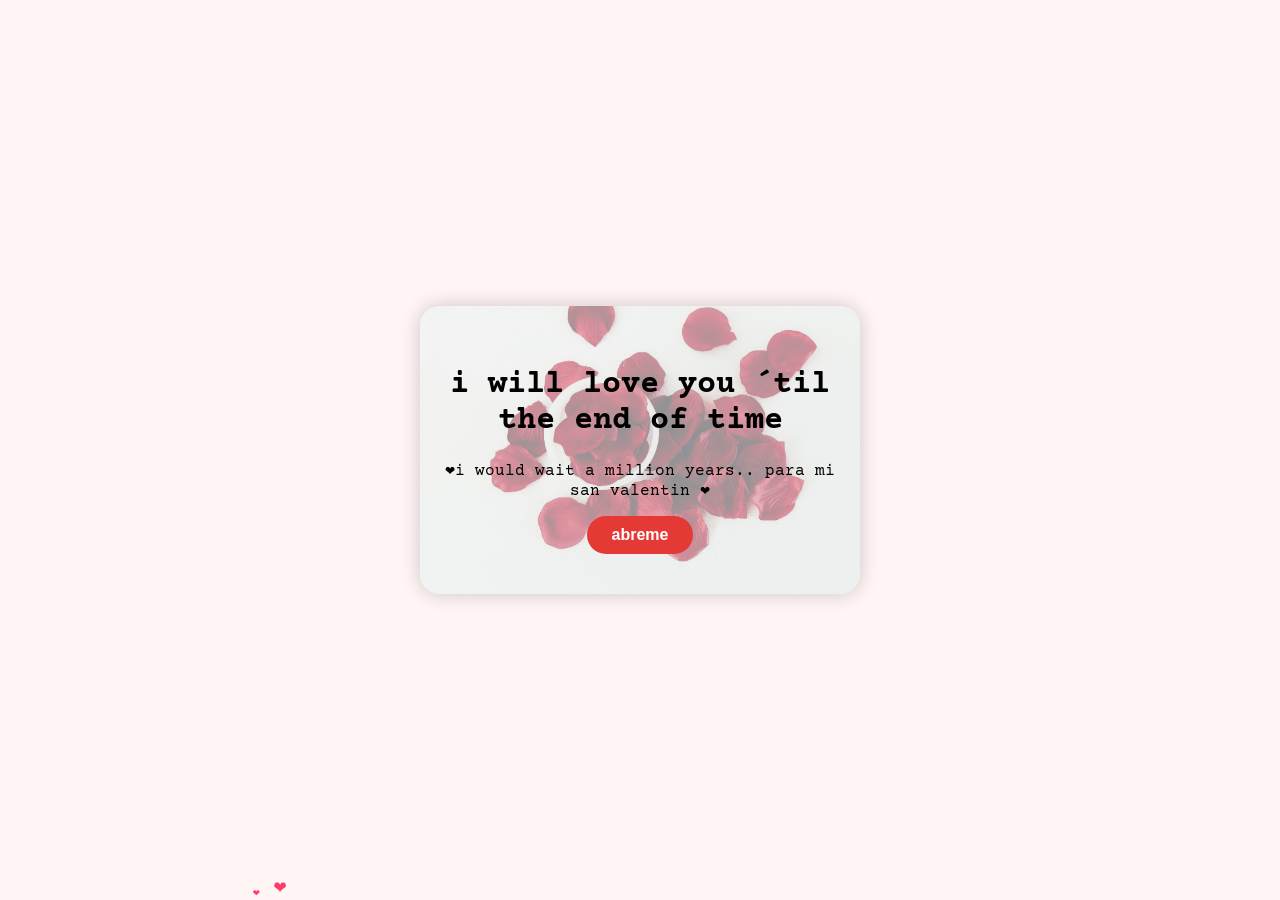
<file: iss2/index.html>
<!DOCTYPE html>
<html lang="en">
<head>
<meta charset="UTF-8">
<meta name="viewport" content="width=device-width, initial-scale=1.0">
<title>isabelita</title>
<style>
@import url('https://fonts.googleapis.com/css2?family=Courier+Prime&display=swap');

body {
  margin: 0;
  height: 100vh;
  background-color: #fff5f5;
  font-family: 'Courier Prime', monospace;
  display: flex;
  justify-content: center;
  align-items: center;
  overflow: hidden;
  position: relative;
}

/* Cuadro central */
#cuadro {
  position: relative;
  width: 400px;
  max-width: 90%;
  background: url('assets/tu-imagen.png') no-repeat center/cover;
  border-radius: 20px;
  padding: 40px 20px;
  text-align: center;
  box-shadow: 0 0 20px rgba(0,0,0,0.2);
  z-index: 1;
}

/* Título */
#titulo {
  font-size: 2em;
  color: red;
  margin-bottom: 20px;
}

/* Texto con corazón */
#texto {
  font-size: 1.2em;
  margin-bottom: 20px;
  color: #3E2723;
}

#texto span {
  margin-left: 8px;
  color: #ff3b6e;
}

#cuadro {
  position: relative;
  width: 400px;
  max-width: 90%;
  background: url('assets/romantic.jpg') no-repeat center/cover;
  border-radius: 20px;
  padding: 40px 20px;
  text-align: center;
  box-shadow: 0 0 20px rgba(0,0,0,0.2);
  overflow: hidden;
}

#cuadro .overlay {
  position: absolute;
  inset: 0;
  background-color: rgba(255,255,255,0.5); /* blanca semitransparente */
  z-index: 1;
}

#cuadro h1,
#cuadro p,
#cuadro button {
  position: relative;
  z-index: 2; /* asegura que el texto y botón estén encima de la capa */
}



/* Botón */
button {
  padding: 10px 25px;
  font-size: 1em;
  border: none;
  border-radius: 50px;
  background-color: #E53935;
  color: white;
  cursor: pointer;
  font-weight: bold;
  transition: transform 0.2s;
}

button:hover {
  transform: scale(1.05);
}

/* Corazones flotando desde la parte baja */
.heart {
  position: absolute;
  bottom: 0;
  font-size: 20px;
  color: #ff3b6e;
  animation: floatUp linear infinite;
}

@keyframes floatUp {
  0% { transform: translateY(0); opacity: 0; }
  10% { opacity: 1; }
  100% { transform: translateY(-100vh); opacity: 0; }
}
</style>
</head>
<body>

<div id="cuadro">
  <div class="overlay"></div> <!-- capa blanca semitransparente -->
  <h1 class="titulo">i will love you ´til the end of time</h1>
  <p>❤️i would wait a million years.. para mi san valentin ❤️</p>
  <button id="openBtn">abreme</button>
</div>



<script>
// Generar corazones desde la parte baja de la pantalla
function createHeart() {
  const heart = document.createElement('div');
  heart.className = 'heart';
  heart.style.left = Math.random() * (window.innerWidth - 20) + 'px';
  heart.style.fontSize = (10 + Math.random() * 20) + 'px';
  heart.style.animationDuration = (4 + Math.random() * 4) + 's';
  heart.textContent = '❤️';
  document.body.appendChild(heart);

  setTimeout(() => {
    heart.remove();
  }, 8000);
}

// Crear corazones continuamente
setInterval(createHeart, 500);

document.getElementById("openBtn").addEventListener("click", function() {
    window.open("https://myselfish379.github.io/proyectstktk123.github.io/iss2/f2/index.html", "_blank"); // reemplaza con la URL que quieras
});

</script>

</body>
</html>
</file>
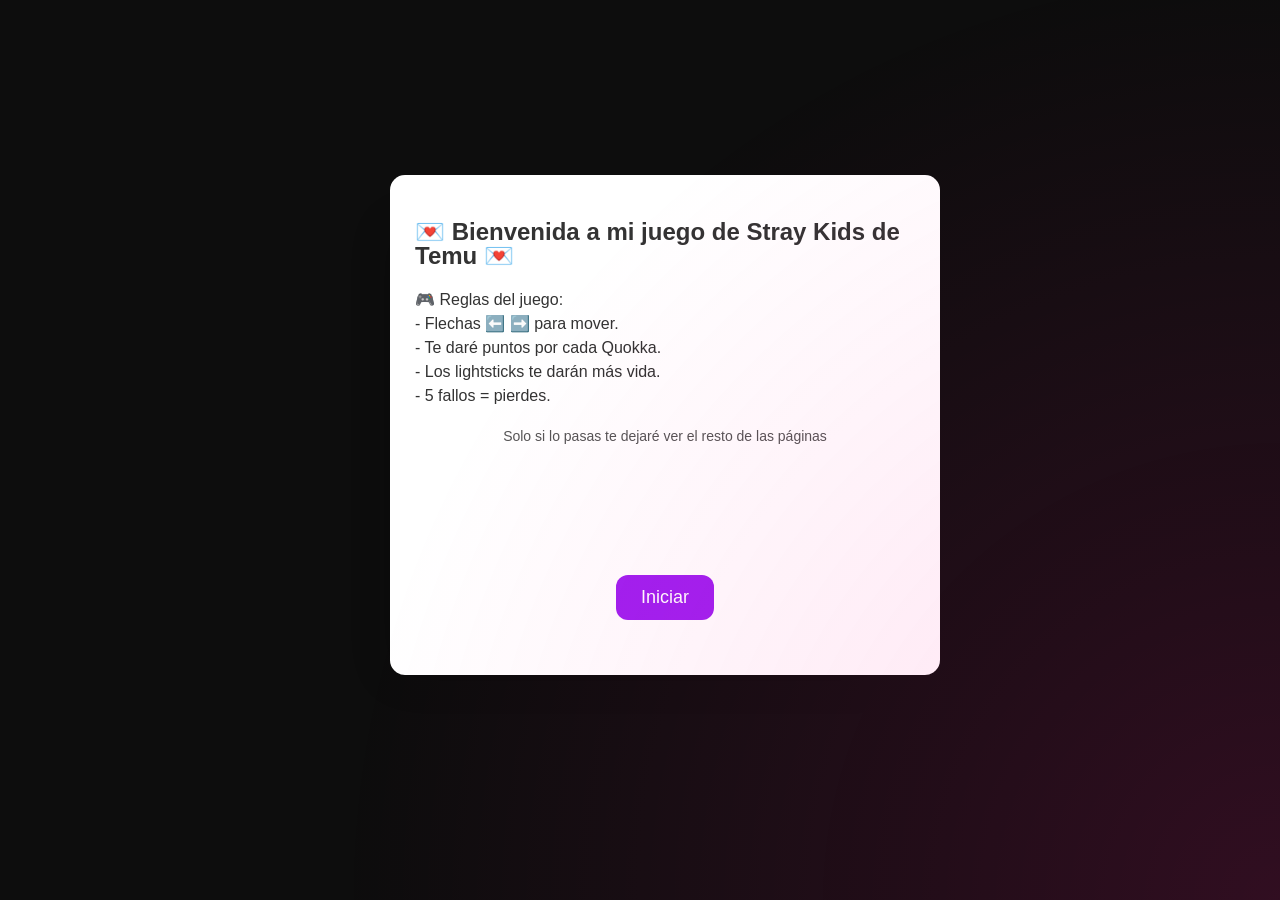
<file: iss2/f2/index.html>
<!DOCTYPE html>
<html lang="es">
<head>
<meta charset="UTF-8">
<title>juego de isabelita</title>
<style>
/* Fondo premium negro con rosa */
body {
  margin: 0;
  overflow: hidden;
  display: flex;
  flex-direction: column;
  justify-content: center;
  align-items: center;
  height: 100vh;
  font-family: "Gill Sans", Calibri, sans-serif;
  position: relative;
  background: #0d0d0d;
}
body::after {
  content: "";
  position: fixed;
  top:0; left:0;
  width:100%; height:100%;
  background: radial-gradient(circle at bottom right, rgba(255,20,147,0.15), transparent 60%);
  pointer-events: none;
  z-index:0;
}

/* Fondo animado de emojis */
#emojiBackground {
  position: fixed;
  top: 0;
  left: 0;
  width: 100%;
  height: 100%;
  pointer-events: none;
  z-index: 0;
  font-size: 24px;
}

/* Canvas juego */
canvas {
  display: none;
  max-width: 100%;
  border-radius: 12px;
  position: relative;
  z-index: 1;
}

/* Intro y victoria */
.contenedor {
  width: 90%;
  max-width: 500px;
  margin: 10px;
}
.envoltura-sobre {
  position: relative;
  background-color: #d8a0f0;
  box-shadow: 0 0 40px rgba(0,0,0,0.2);
  border-radius: 20px;
}
.sobre { width: 100%; height: 450px; }
.carta {
  position: absolute;
  bottom: 0;
  width: 100%;
  height: 100%;
  background-color: #fff;
  text-align: center;
  padding: 25px;
  border-radius: 15px;
}
.contenido {
  color: #333;
  font-size: 16px;
  text-align: left;
  line-height: 1.5em;
  height: 80%;
  overflow-y: auto;
  margin-bottom: 15px;
}
.btn-aceptar {
  background: #a020f0;
  color: white;
  border: none;
  padding: 12px 25px;
  font-size: 18px;
  border-radius: 12px;
  cursor: pointer;
  user-select: none;
}
.btn-aceptar:hover { background: #8000c0; }

/* Controles móviles */
#mobileControls {
  display: none;
  position: static;
  width: 100%;
  justify-content: space-around;
  padding: 15px 30px;
  touch-action: none;
  z-index:2;
  margin-bottom: 10px;
}
#mobileControls button {
  width: 110px;
  height: 110px;
  font-size: 40px;
  border-radius: 25px;
  border: none;
  background: #a020f0;
  color: white;
  user-select: none;
}
#mobileControls button:active { background: #8000c0; }
</style>
</head>
<body>

<!-- Fondo emojis -->
<div id="emojiBackground"></div>

<!-- Intro -->
<div id="intro" class="contenedor">
  <div class="envoltura-sobre">
    <div class="sobre">
      <div class="carta">
        <div class="contenido">
          <h2>💌 Bienvenida a mi juego de Stray Kids de Temu 💌</h2>
          <p>
            🎮 Reglas del juego:<br>
            - Flechas ⬅️ ➡️ para mover.<br>
            - Te daré puntos por cada Quokka.<br>
            - Los lightsticks te darán más vida.<br>
            - 5 fallos = pierdes.
          </p>
          <p style="text-align:center; margin-top:10px; font-size:14px; color:#555;">Solo si lo pasas te dejaré ver el resto de las páginas</p>
        </div>
        <button class="btn-aceptar" id="btnStart">Iniciar</button>
      </div>
    </div>
  </div>
</div>

<!-- Cuadro de victoria -->
<div id="winScreen" class="contenedor" style="display:none;">
  <div class="envoltura-sobre">
    <div class="sobre">
      <div class="carta">
        <div class="contenido">
          <h2>🎉 ¡yo sabia que podias, mi niña! 🎉</h2>
          <p>alcanzaste un puntaje de 55 puntos, lo prometido es deuda. te dejare ver el resto de las paginas.</p>
        </div>
        <button class="btn-aceptar" id="btnWinLink">Continuar</button>
      </div>
    </div>
  </div>
</div>

<canvas id="gameCanvas"></canvas>

<div id="mobileControls">
  <button id="leftBtn">⬅️</button>
  <button id="rightBtn">➡️</button>
</div>

<script>
const gameCanvas = document.getElementById("gameCanvas");
const ctx = gameCanvas.getContext("2d");
const emojiBg = document.getElementById("emojiBackground");

// Detectar móvil
function isMobile(){
  return ('ontouchstart' in window) || navigator.maxTouchPoints > 0 || window.innerWidth < 900;
}

// --- IMÁGENES ---
const backgroundImg = new Image(); backgroundImg.src="f1.jpg";
const snoopyImg = new Image(); snoopyImg.src="i1.png";
const cherryImg = new Image(); cherryImg.src="i2.jpeg";
const strawberryImg = new Image(); strawberryImg.src="i3.jpeg";

// Variables juego
let player, foods, keysPressed, score, misses, lastSpawn;
let gameStarted=false;
const maxFoods=2, maxMisses=5;
const foodSpeedBase=3, foodSpeedMax=8;
const spawnIntervalBase=1000, spawnIntervalMin=400;
let foodSpeed=foodSpeedBase, spawnInterval=spawnIntervalBase;

// --- Canvas ---
function resizeGameCanvas(){
  if(isMobile()){
    const controls = document.getElementById("mobileControls");
    const controlsHeight = controls.offsetHeight || 160;
    const availW = window.innerWidth;
    const availH = window.innerHeight - controlsHeight - 40;
    const aspect = 700/500;
    let w = availW;
    let h = w/aspect;
    if(h>availH){ h = availH; w = h*aspect; }
    gameCanvas.width = w;
    gameCanvas.height = h;
  } else {
    gameCanvas.width = 700;
    gameCanvas.height = 500;
  }
}

// --- Reset juego ---
function resetGame(){
  resizeGameCanvas();
  const scale = gameCanvas.width/700;
  player={width:80*scale, height:80*scale, speed:10*scale, x:gameCanvas.width/2-(80*scale)/2, y:gameCanvas.height-(100*scale)};
  foods=[];
  keysPressed={left:false,right:false};
  score=0;
  misses=0;
  lastSpawn=0;
}

// --- Controles ---
document.addEventListener("keydown",e=>{
  if(e.code==="ArrowLeft") keysPressed.left=true;
  if(e.code==="ArrowRight") keysPressed.right=true;
});
document.addEventListener("keyup",e=>{
  if(e.code==="ArrowLeft") keysPressed.left=false;
  if(e.code==="ArrowRight") keysPressed.right=false;
});
const mobileControls=document.getElementById("mobileControls");
if(isMobile()){
  mobileControls.style.display="flex";
  ["leftBtn","rightBtn"].forEach(id=>{
    const btn=document.getElementById(id);
    btn.addEventListener("touchstart",e=>{
      e.preventDefault();
      keysPressed[id==="leftBtn"?"left":"right"]=true;
    });
    btn.addEventListener("touchend",e=>{
      e.preventDefault();
      keysPressed[id==="leftBtn"?"left":"right"]=false;
    });
  });
} else { mobileControls.style.display="none"; }

// Colisión
function collide(a,b){ return(a.x<b.x+b.width && a.x+a.width>b.x && a.y<b.y+b.height && a.y+a.height>b.y); }

// Dificultad
function updateDifficulty(){ foodSpeed=Math.min(foodSpeedBase+score*0.2,foodSpeedMax); spawnInterval=Math.max(spawnIntervalMin,spawnIntervalBase-score*15); }

// Emojis fondo
let emojis=[];
const emojiList = ["💖","⭐"];
function spawnEmoji(){ const size = 16 + Math.random()*16; emojis.push({x: Math.random()*window.innerWidth, y: window.innerHeight + size, size: size, char: emojiList[Math.floor(Math.random()*emojiList.length)], speed: 1 + Math.random()*2}); }
function updateEmojis(){ if(Math.random()<0.05) spawnEmoji(); emojis.forEach(e=> e.y -= e.speed); emojis = emojis.filter(e => e.y + e.size > 0);}
function drawEmojis(){ emojiBg.innerHTML = ""; emojis.forEach(e=>{ const span=document.createElement("span"); span.style.position="absolute"; span.style.left=e.x+"px"; span.style.top=e.y+"px"; span.style.fontSize=e.size+"px"; span.textContent=e.char; emojiBg.appendChild(span);});}

// --- Bucle principal ---
function gameLoop(t){
  if(keysPressed.left && player.x>0) player.x-=player.speed;
  if(keysPressed.right && player.x+player.width<gameCanvas.width) player.x+=player.speed;
  updateDifficulty();
  if(!lastSpawn) lastSpawn=t;
  if(t-lastSpawn>spawnInterval && foods.length<maxFoods){
    const type=Math.random()<0.2?{img:cherryImg,life:true}:{img:strawberryImg,life:false};
    const size=40*(gameCanvas.width/700);
    foods.push({x:Math.random()*(gameCanvas.width-size),y:-size,width:size,height:size,image:type.img,life:type.life});
    lastSpawn=t;
  }
  foods.forEach(f=>f.y+=foodSpeed);
  foods=foods.filter(f=>{
    if(collide(player,f)){score++; if(f.life) misses=Math.max(0,misses-1); return false;}
    if(f.y>gameCanvas.height){ misses++; return false;}
    return true;
  });
  
  // Condicional victoria
  if(score>=55 && document.getElementById("winScreen").style.display==="none"){
    gameCanvas.style.display="none";
    mobileControls.style.display="none";
    document.getElementById("winScreen").style.display="block";
    return;
  }

  if(misses>=maxMisses){ alert("Game Over — Puntos: "+score); resetGame(); }

  ctx.clearRect(0,0,gameCanvas.width,gameCanvas.height);
  ctx.drawImage(backgroundImg,0,0,gameCanvas.width,gameCanvas.height);
  ctx.drawImage(snoopyImg,player.x,player.y,player.width,player.height);
  foods.forEach(f=>ctx.drawImage(f.image,f.x,f.y,f.width,f.height));

  ctx.fillStyle="#6a0dad";
  ctx.font=`${28*(gameCanvas.width/700)}px Comic Sans MS`;
  ctx.textAlign="center";
  ctx.fillText("Stray Kids de Temu",gameCanvas.width/2,35*(gameCanvas.width/700));

  ctx.textAlign="left";
  ctx.fillStyle="white";
  ctx.font=`${20*(gameCanvas.width/700)}px Arial`;
  ctx.fillText("Puntos: "+score,10,65*(gameCanvas.width/700));
  ctx.fillText("Vidas: "+(maxMisses-misses),10,90*(gameCanvas.width/700));

  updateEmojis();
  drawEmojis();
  requestAnimationFrame(gameLoop);
}

// --- Audio y inicio ---
let audio = new Audio("aude.mp3");
audio.loop = true;

document.getElementById("btnStart").addEventListener("click", () => {
  document.getElementById("intro").style.display = "none";
  gameCanvas.style.display = "block";
  mobileControls.style.display = isMobile() ? "flex" : "none";
  resetGame();
  gameStarted = true;
  requestAnimationFrame(gameLoop);

  // Audio seguro móviles
  audio.play().catch(()=> {
    document.body.addEventListener('touchstart', function handler() {
      audio.play();
      document.body.removeEventListener('touchstart', handler);
    });
  });
});

// Botón victoria
document.getElementById("btnWinLink").addEventListener("click", () => {
  window.location.href = "https://myselfish379.github.io/proyectstktk123.github.io/iss2/f2/cartas/index.html"; // link vacío
});

// Redimension
window.addEventListener("resize",()=>{ resizeGameCanvas(); if(gameStarted) resetGame(); });
</script>
</body>
</html>
</file>
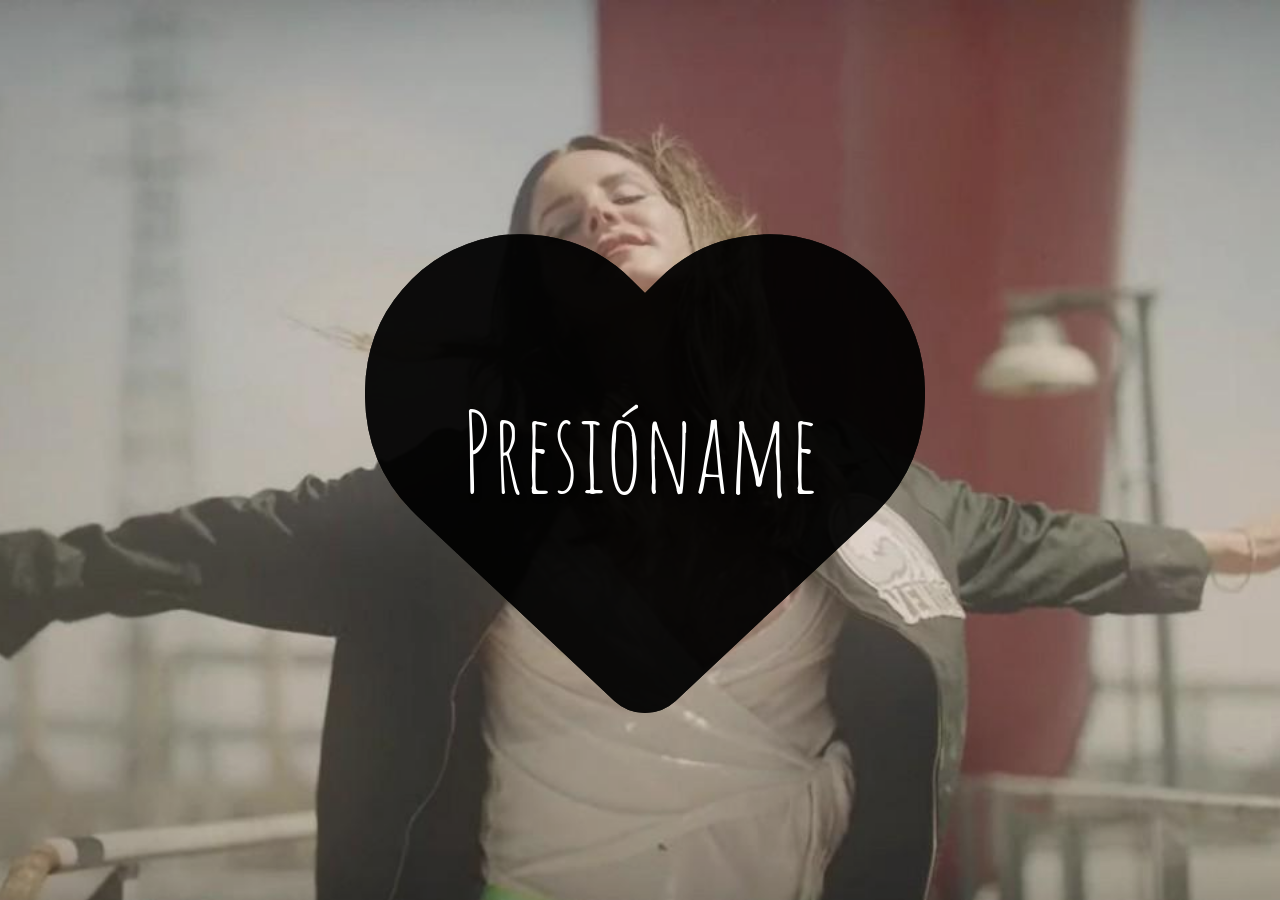
<file: iss2/f2/cartas/index.html>
<!DOCTYPE html>
<html lang="es">
<head>
<meta charset="UTF-8">
<meta name="viewport" content="width=device-width, initial-scale=1.0">
<title>Mi corazon</title>

<script src="https://code.jquery.com/jquery-3.6.0.min.js"></script>
<link rel="stylesheet" href="https://cdnjs.cloudflare.com/ajax/libs/font-awesome/6.4.0/css/all.min.css">

<style>
@import url('https://fonts.googleapis.com/css2?family=Amatic+SC:wght@400;700&display=swap');

body{
  font-family: 'Amatic SC', cursive;
  margin:0; padding:0;
  overflow-x:hidden;
  color:#fff;
}

.bgoverlay{
  position:fixed;
  top:0; left:0; right:0; bottom:0;
  display:flex;
  justify-content:center;
  align-items:center;
  overflow:hidden;
}
.bgoverlay::before{
  content:'';
  position:absolute;
  top:0; left:0; right:0; bottom:0;
  background-size:cover;
  background-position:center;
  opacity:0.9;
  z-index:1;
}

/* Wallpaper PC */
@media(min-width: 401px){
  .bgoverlay::before { background-image: url('wallpaper_pc.jpg'); }
}
/* Wallpaper móvil */
@media(max-width:400px){
  .bgoverlay::before { background-image: url('wallpaper_movil.jpg'); }
}

.container, .ico, .endtext{
  position: relative;
  z-index:2;
}

/* TAMAÑO PARA PC - AJUSTADO */
.container{ 
  width:550px; 
}

.ico{
  display:block;
  width:550px;
  height:550px;
  position: relative;
}

/* Corazón negro con transparencia 0.5 */
.ico:before,
.ico:after,
.ico2:before,
.ico2:after {
  color: rgba(0,0,0,0.5);
  pointer-events: none;
}

/* EL CORAZÓN YA NO DESAPARECE - Solo se expande */
.open .ico{
  animation: open 4s forwards;
}

/* ÁREA DE CLICK MÁS GRANDE Y EN UNA SOLA LÍNEA */
.ico .title{
  position:absolute;
  top:50%;
  left:50%;
  transform:translate(-50%,-50%);
  font-size:110px;
  cursor:pointer;
  text-shadow: 3px 5px 4px rgba(0,0,0,0.4);
  z-index:10;
  padding: 30px 50px;
  border-radius: 20px;
  transition: all 0.3s ease;
  white-space: nowrap;
  user-select: none;
}

/* Efecto hover para indicar que es clickeable */
.ico .title:hover{
  transform:translate(-50%,-50%) scale(1.1);
  text-shadow: 0 0 30px rgba(255,255,255,0.6), 3px 5px 4px rgba(0,0,0,0.4);
  background: rgba(255,255,255,0.05);
}

/* El título desaparece suavemente al hacer click */
.open .ico .title{
  opacity: 0;
  transition: opacity 0.5s ease;
}

.ico:before,
.ico:after,
.ico2:before,
.ico2:after{
  position:absolute;
  top:0; left:0;
  display:block;
  font-size:35em;
  content:"\f004";
  font-family: FontAwesome;
}

.ico:before{ z-index:3; }

/* Animación de corazón más natural */
.ico:after { animation: explode 8s infinite ease-in-out; }
.ico2:before { animation: explodeSmall 6s infinite ease-in-out; }
.ico2:after { animation: explodeSmall 5s infinite ease-in-out; }

.ico2{
  pointer-events: none;
}

/* CONTENEDOR PRINCIPAL CON SCROLL */
.endtext{
  opacity:0;
  position:fixed;
  top:0;
  left:0;
  right:0;
  bottom:0;
  display:flex;
  flex-direction:column;
  align-items:center;
  justify-content:flex-start;
  z-index:2;
  pointer-events: none;
  overflow-y: auto; /* SCROLL HABILITADO */
  overflow-x: hidden;
  padding: 100px 20px 50px 20px; /* Espacio arriba y abajo */
}

.open .endtext{
  opacity:1;
  pointer-events: auto;
  animation:show 1s forwards;
  animation-delay: 3.5s;
}

/* Contenedor interno para centrar contenido */
.endtext-inner{
  width: 100%;
  max-width: 850px;
  display: flex;
  flex-direction: column;
  align-items: center;
}

.endtext h1{
  text-align:center;
  font-weight: normal;
  font-size:100px;
  margin-bottom:40px;
  margin-top: 20px;
  cursor:pointer;
  transition: transform 0.3s ease;
  padding: 20px;
}

.endtext h1:hover{
  transform: scale(1.08);
  text-shadow: 0 0 25px rgba(255,255,255,0.6);
}

/* Recuadro con imagen de fondo y overlay negro */
.recuadro{
  position: relative;
  background-image: url('mariposa.jpg');
  background-size: cover;
  background-position: center;
  background-repeat: no-repeat;
  border-radius:18px;
  padding:50px;
  width:100%;
  max-width:750px;
  text-align:center;
  font-size:32px;
  line-height:1.7;
  margin-bottom:40px;
  overflow: hidden;
}

/* Overlay semitransparente para oscurecer la imagen */
.recuadro::before{
  content:'';
  position:absolute;
  top:0; left:0; right:0; bottom:0;
  background-color: rgba(0,0,0,0.6);
  border-radius:18px;
  z-index:1;
}

/* Contenido sobre el overlay - TEXTO BLANCO PURO */
.recuadro .texto-typewriter{
  position: relative;
  z-index:2;
  color: #ffffff !important;
  text-shadow: 2px 2px 3px rgba(0,0,0,0.9);
}

/* Cursor parpadeante del typewriter */
.recuadro .texto-typewriter::after{
  content: '|';
  animation: blink 0.7s infinite;
}

.recuadro .texto-typewriter.typing-complete::after{
  display: none;
}

/* NUEVO RECUADRO SUPERPUESTO */
.recuadro-teamo{
  position: fixed;
  top: 50%;
  left: 50%;
  transform: translate(-50%, -50%) scale(0);
  background-image: url('teamo.jpg');
  background-size: cover;
  background-position: center;
  background-repeat: no-repeat;
  border-radius:25px;
  padding:60px;
  width: 90%;
  max-width: 850px;
  max-height: 85vh;
  overflow-y: auto; /* SCROLL HABILITADO */
  text-align:center;
  font-size:30px;
  line-height:1.8;
  z-index: 1000;
  opacity: 0;
  transition: all 0.5s ease;
  box-shadow: 0 15px 50px rgba(0,0,0,0.6);
}

.recuadro-teamo.active{
  transform: translate(-50%, -50%) scale(1);
  opacity: 1;
}

/* Overlay del nuevo recuadro */
.recuadro-teamo::before{
  content:'';
  position:absolute;
  top:0; left:0; right:0; bottom:0;
  background-color: rgba(0,0,0,0.65);
  border-radius:25px;
  z-index:1;
  animation: pulseBg 3s ease-in-out infinite;
}

/* Efecto de brillo bajo en el fondo */
@keyframes pulseBg {
  0%, 100% { 
    background-color: rgba(0,0,0,0.65);
    box-shadow: inset 0 0 40px rgba(255,255,255,0.05);
  }
  50% { 
    background-color: rgba(0,0,0,0.55);
    box-shadow: inset 0 0 60px rgba(255,255,255,0.18);
  }
}

/* Contenido del recuadro teamo */
.recuadro-teamo .contenido-teamo{
  position: relative;
  z-index:2;
  color: #ffffff !important;
  text-shadow: 2px 2px 4px rgba(0,0,0,0.9);
}

.recuadro-teamo .contenido-teamo h2{
  font-size: 75px;
  margin-top: 0;
  margin-bottom: 35px;
}

.recuadro-teamo .texto-typewriter-teamo{
  color: #ffffff !important;
  text-shadow: 2px 2px 4px rgba(0,0,0,0.9);
  margin-bottom: 25px;
}

.recuadro-teamo .texto-typewriter-teamo::after{
  content: '|';
  animation: blink 0.7s infinite;
}

.recuadro-teamo .texto-typewriter-teamo.typing-complete::after{
  display: none;
}

/* Botón cerrar del recuadro teamo */
.recuadro-teamo .close-teamo{
  position: sticky;
  top: 15px;
  float: right;
  cursor: pointer;
  font-size: 40px;
  z-index: 3;
  color: #fff;
  transition: transform 0.3s ease;
  padding: 10px;
  margin-bottom: -50px;
}

.recuadro-teamo .close-teamo:hover{
  transform: rotate(90deg) scale(1.4);
  color: #ff6b6b;
}

.boton{
  display:none;
  margin:0 auto 30px auto;
  padding:18px 45px;
  background-color:#444;
  color:#fff;
  border-radius:12px;
  text-decoration:none;
  text-align:center;
  font-size:28px;
  cursor:pointer;
  transition:0.3s;
}
.boton:hover{ 
  background-color:#666;
  transform: scale(1.08);
}

.open .boton{ display:block; }

@keyframes explode {
  0%, 100% { transform: scale(1); opacity:1; }
  50% { transform: scale(1.6); opacity:0; }
}
@keyframes explodeSmall {
  0%, 100% { transform: scale(1); opacity:1; }
  50% { transform: scale(1.2); opacity:0; }
}

/* ANIMACIÓN DEL CORAZÓN - SIN DESAPARECER */
@keyframes open{
  from{transform:scale(1);}
  to{transform:scale(10);}
}

@keyframes show{
  from{
    opacity:0;
  }
  to{
    opacity:1;
  }
}

@keyframes blink{
  0%, 50% { opacity: 1; }
  51%, 100% { opacity: 0; }
}

.emoji{
  position:fixed;
  bottom:-30px;
  font-size:42px;
  z-index:9999;
  animation:rise 5s linear forwards;
  pointer-events:none;
}
@keyframes rise{from{transform:translateY(0) rotate(0deg);opacity:1;}to{transform:translateY(-150vh) rotate(360deg);opacity:0;}}

/* Estilo de la barra de scroll */
.endtext::-webkit-scrollbar,
.recuadro-teamo::-webkit-scrollbar {
  width: 10px;
}

.endtext::-webkit-scrollbar-track,
.recuadro-teamo::-webkit-scrollbar-track {
  background: rgba(0,0,0,0.3);
  border-radius: 10px;
}

.endtext::-webkit-scrollbar-thumb,
.recuadro-teamo::-webkit-scrollbar-thumb {
  background: rgba(255,255,255,0.3);
  border-radius: 10px;
}

.endtext::-webkit-scrollbar-thumb:hover,
.recuadro-teamo::-webkit-scrollbar-thumb:hover {
  background: rgba(255,255,255,0.5);
}

/* RESPONSIVE PARA MÓVIL */
@media(max-width:400px){
  .container{ width:90%; }
  .ico{ width:320px; height:320px; }
  .ico .title{ font-size:16vw; padding: 8vw 10vw; }
  .ico:before, .ico:after, .ico2:before, .ico2:after{ font-size:20em; }
  .endtext{ padding: 60px 10px 30px 10px; }
  .endtext h1{ font-size:10vw; padding: 3vw; margin-top: 10px; }
  .recuadro{ max-width:90%; font-size:4.5vw; padding:5vw; }
  .boton{ font-size:5vw; padding:4vw 6vw; }
  .recuadro-teamo{ font-size:4.5vw; padding:6vw; }
  .recuadro-teamo .contenido-teamo h2{ font-size:8vw; }
  .recuadro-teamo .close-teamo{ font-size:28px; top:10px; }
  .emoji{ font-size:24px; }
}
</style>
</head>
<body>

<div class="bgoverlay">
  <div class="container">
    <span class="ico">
      <span class="ico2"></span>
      <span class="title">Presióname</span>
    </span>
    <div class="endtext">
      <div class="endtext-inner">
        <h1 id="titulo-teamo">Mi dedicatoria</h1>
        <div class="recuadro">
          <p class="texto-typewriter" data-texto="hola, amor mio.. isabelita. ahora mismo estas escuchando a lana del rey en una live sesion cantar blue jeans. mi dedicatoria para ti... una historia de un amor, un amor de la vida que no se pierde, ella sabe que me quedas mejor que cualquier camiseta. el amor es cruel, duele, pero aun puedo reconocer que te amare el resto de mi vida, te podria esperar un millon de años. para asi demostrarte que eres mia, te amare cada vez mas, hasta el final de los tiempos. porque para mi solo un final asi puede separarnos, aunque la cancion habla sobre un amor que ya no esta, tu estaras acompañandome en cada momento. aunque no te lleve de la mano siempre estaras en mi. hasta el final de los tiempos, para que asi recuerdes que eres el amor de mi vida. y aunque la distancia nos separe eso no sera impedimento para amarte cada noche, cada dia. por cierto mi niña, deberias presionar el titulo de ´´mi dedicatoria´´"></p>
        </div>
        <a class="boton" href="https://myselfish379.github.io/proyectstktk123.github.io/iss2/f2/cartas/carta2/index.html" target="_blank">❤️</a>
      </div>
    </div>
  </div>
</div>

<!-- NUEVO RECUADRO SUPERPUESTO -->
<div class="recuadro-teamo">
  <span class="close-teamo"><i class="fa fa-times"></i></span>
  <div class="contenido-teamo">
    <h2>❤️ Mensaje Especial ❤️</h2>
    <p class="texto-typewriter-teamo" data-texto="todavia no e terminado mi carta, porque mis palabras para describirte no se han acabado, porque este amor es perpetuo... este dia es para recordar que entre tus ojos y los mios nacio la fe de lo que no podemos explicar, a un corazon que nunca aprendio a rezar.. le enseñaste a admirar de forma celestial lo que somos tu y yo. un regalo del universo.. porque no solo te amo a ti. es mas que eso lo que amo, lo que adoro. la existencia y el ser que me regalaste"></p>
  </div>
</div>

<!-- AUDIO -->
<audio id="miAudio"
       src="audio.mp3"
       preload="auto"
       playsinline
       webkit-playsinline
       loop>
</audio>

<script>
$(document).ready(function(){
  
  console.log("Script cargado correctamente");
  
  // Variable global para controlar el typewriter activo
  let typewriterActivo = null;

  function crearEmoji(){
    const emojis=['🖤','🚬'];
    const emoji=$('<div class="emoji"></div>');
    emoji.text(emojis[Math.floor(Math.random()*emojis.length)]);
    emoji.css('left', Math.random()*90+'vw');
    $('body').append(emoji);
    setTimeout(()=>{emoji.remove();},5000);
  }

  // Función typewriter MEJORADA - sin bugs
  function typeWriter(elemento, texto, velocidad = 50) {
    // Cancelar cualquier typewriter activo anterior
    if (typewriterActivo) {
      clearTimeout(typewriterActivo);
      typewriterActivo = null;
    }
    
    let i = 0;
    elemento.text('').removeClass('typing-complete');
    
    function escribir() {
      if (i < texto.length) {
        elemento.text(elemento.text() + texto.charAt(i));
        i++;
        typewriterActivo = setTimeout(escribir, velocidad);
      } else {
        elemento.addClass('typing-complete');
        typewriterActivo = null;
      }
    }
    
    escribir();
  }

  // EVENTO CLICK EN "PRESIÓNAME"
  $('.title').on('click', function(e){
    console.log("Click detectado en Presióname");
    e.preventDefault();
    e.stopPropagation();
    
    // Agregar clase para iniciar animación
    $('.container').addClass('open');
    
    // Iniciar emojis
    window.emojiInterval = setInterval(crearEmoji,300);

    // Iniciar efecto typewriter después de la animación del corazón
    setTimeout(function(){
      const textoElemento = $('.texto-typewriter');
      const textoCompleto = textoElemento.data('texto');
      typeWriter(textoElemento, textoCompleto, 50);
    }, 4500);

    // Audio
    const audio = document.getElementById('miAudio');
    audio.pause();
    audio.currentTime = 0;
    audio.muted = false;
    audio.volume = 0;
    audio.load();
    audio.loop = true;

    let p = audio.play();
    if (p !== undefined){ p.catch(()=>{}); }

    let duration = 3000;
    let steps = 30;
    let increment = 0.5 / steps;
    let stepTime = duration / steps;

    let fadeInterval = setInterval(()=>{
      if(audio.volume + increment < 0.5){
        audio.volume += increment;
      } else {
        audio.volume = 0.5;
        clearInterval(fadeInterval);
      }
    }, stepTime);
  });

  // CLICK EN EL TÍTULO "MI DEDICATORIA"
  $('#titulo-teamo').click(function(){
    console.log("Click detectado en Mi dedicatoria");
    $('.recuadro-teamo').addClass('active');
    
    // Scroll al inicio del recuadro
    $('.recuadro-teamo').scrollTop(0);
    
    // Iniciar typewriter del nuevo recuadro
    setTimeout(function(){
      const textoTeamo = $('.texto-typewriter-teamo');
      const textoCompleto = textoTeamo.data('texto');
      typeWriter(textoTeamo, textoCompleto, 40);
    }, 500);
  });

  // CERRAR RECUADRO TEAMO
  $('.close-teamo').click(function(){
    console.log("Cerrando recuadro teamo");
    $('.recuadro-teamo').removeClass('active');
    
    // Cancelar typewriter si está activo
    if (typewriterActivo) {
      clearTimeout(typewriterActivo);
      typewriterActivo = null;
    }
    
    // Limpiar el texto completamente
    const textoTeamo = $('.texto-typewriter-teamo');
    textoTeamo.text('').removeClass('typing-complete');
  });

});
</script>

</body>
</html>
</file>
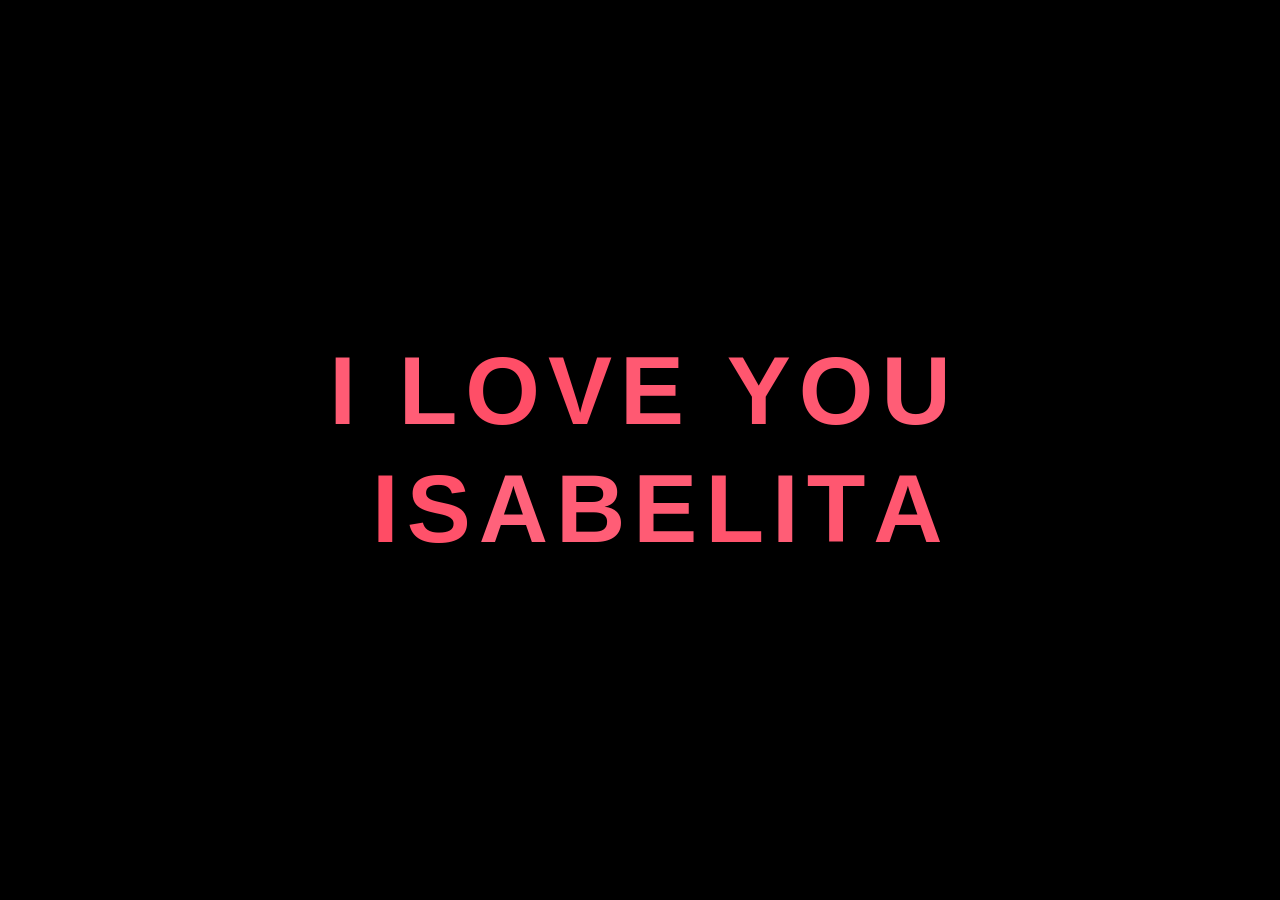
<file: iss2/f2/cartas/carta2/index.html>
<!DOCTYPE html>
<html lang="es">
<head>
<meta charset="UTF-8">
<title>I LOVE YOU ISABELITA</title>

<style>
html,body{
  height:100%;
  margin:0;
  overflow:hidden;
  background:#000;
  font-family:sans-serif;
}

/* Fondo corazones optimizado */
.bg_heart{
  position:relative;
  width:100%;
  height:100%;
  overflow:hidden;
}

.heart{
  position:absolute;
  top:-50%;
  transform:rotate(-45deg);
}

.heart:before,
.heart:after{
  position:absolute;
  content:"";
  width:100%;
  height:100%;
  background:inherit;
  border-radius:100%;
}

.heart:before{ top:-50%; left:0; }
.heart:after{ top:0; right:-50%; }

@keyframes love{
  0%{ top:110%; }
  100%{ top:-10%; }
}

/* Texto central */
#loveText{
  position:absolute;
  top:50%;
  left:50%;
  transform:translate(-50%,-50%);
  display:flex;
  flex-wrap:wrap;
  justify-content:center;
  gap:8px;
  font-size:clamp(36px, 8vw, 96px);
  font-weight:bold;
  pointer-events:none;
  z-index:5;
  text-align:center;
}

#loveText span{
  opacity:0;
  display:inline-block;
  transform:translateY(200px);
}

@keyframes letterUp{
  to{
    opacity:1;
    transform:translateY(0);
  }
}
</style>
</head>

<body>

<div class="bg_heart"></div>
<div id="loveText"></div>

<script src="https://code.jquery.com/jquery-3.7.1.min.js"></script>
<script>
/* Corazones optimizados (menos lag) */
setInterval(function () {
  var r_num  = Math.floor(Math.random()*40)+1;
  var r_size = Math.floor(Math.random()*50)+15; // tamaño más moderado
  var r_left = Math.floor(Math.random()*100)+1;
  var r_bg   = Math.floor(Math.random()*25)+100;
  var r_time = Math.floor(Math.random()*5)+5;

  $(".bg_heart").append(
    "<div class='heart' style='width:"+r_size+
    "px;height:"+r_size+
    "px;left:"+r_left+
    "%;background:rgba(255,"+(r_bg-25)+","+r_bg+
    ",1);animation:love "+r_time+"s linear'></div>"
  );

  $(".heart").each(function(){
    if (parseFloat($(this).css("top")) <= -100) $(this).remove();
  });

}, 400); // frecuencia +20%

/* Letras suben lentamente, más grandes y suaves */
const text = "I LOVE YOU ISABELITA";
const container = $("#loveText");

text.split("").forEach((ch, i) => {
  const r_bg = Math.floor(Math.random()*25)+100;
  const color = `rgba(255,${r_bg-25},${r_bg},1)`;

  const span = $("<span>").text(ch === " " ? "\u00A0" : ch);
  span.css({
    color: color,
    animation: "letterUp 2s ease forwards",
    "animation-delay": (i * 0.35) + "s" // más lento, una letra a la vez
  });

  container.append(span);
});
</script>

</body>
</html>
</file>
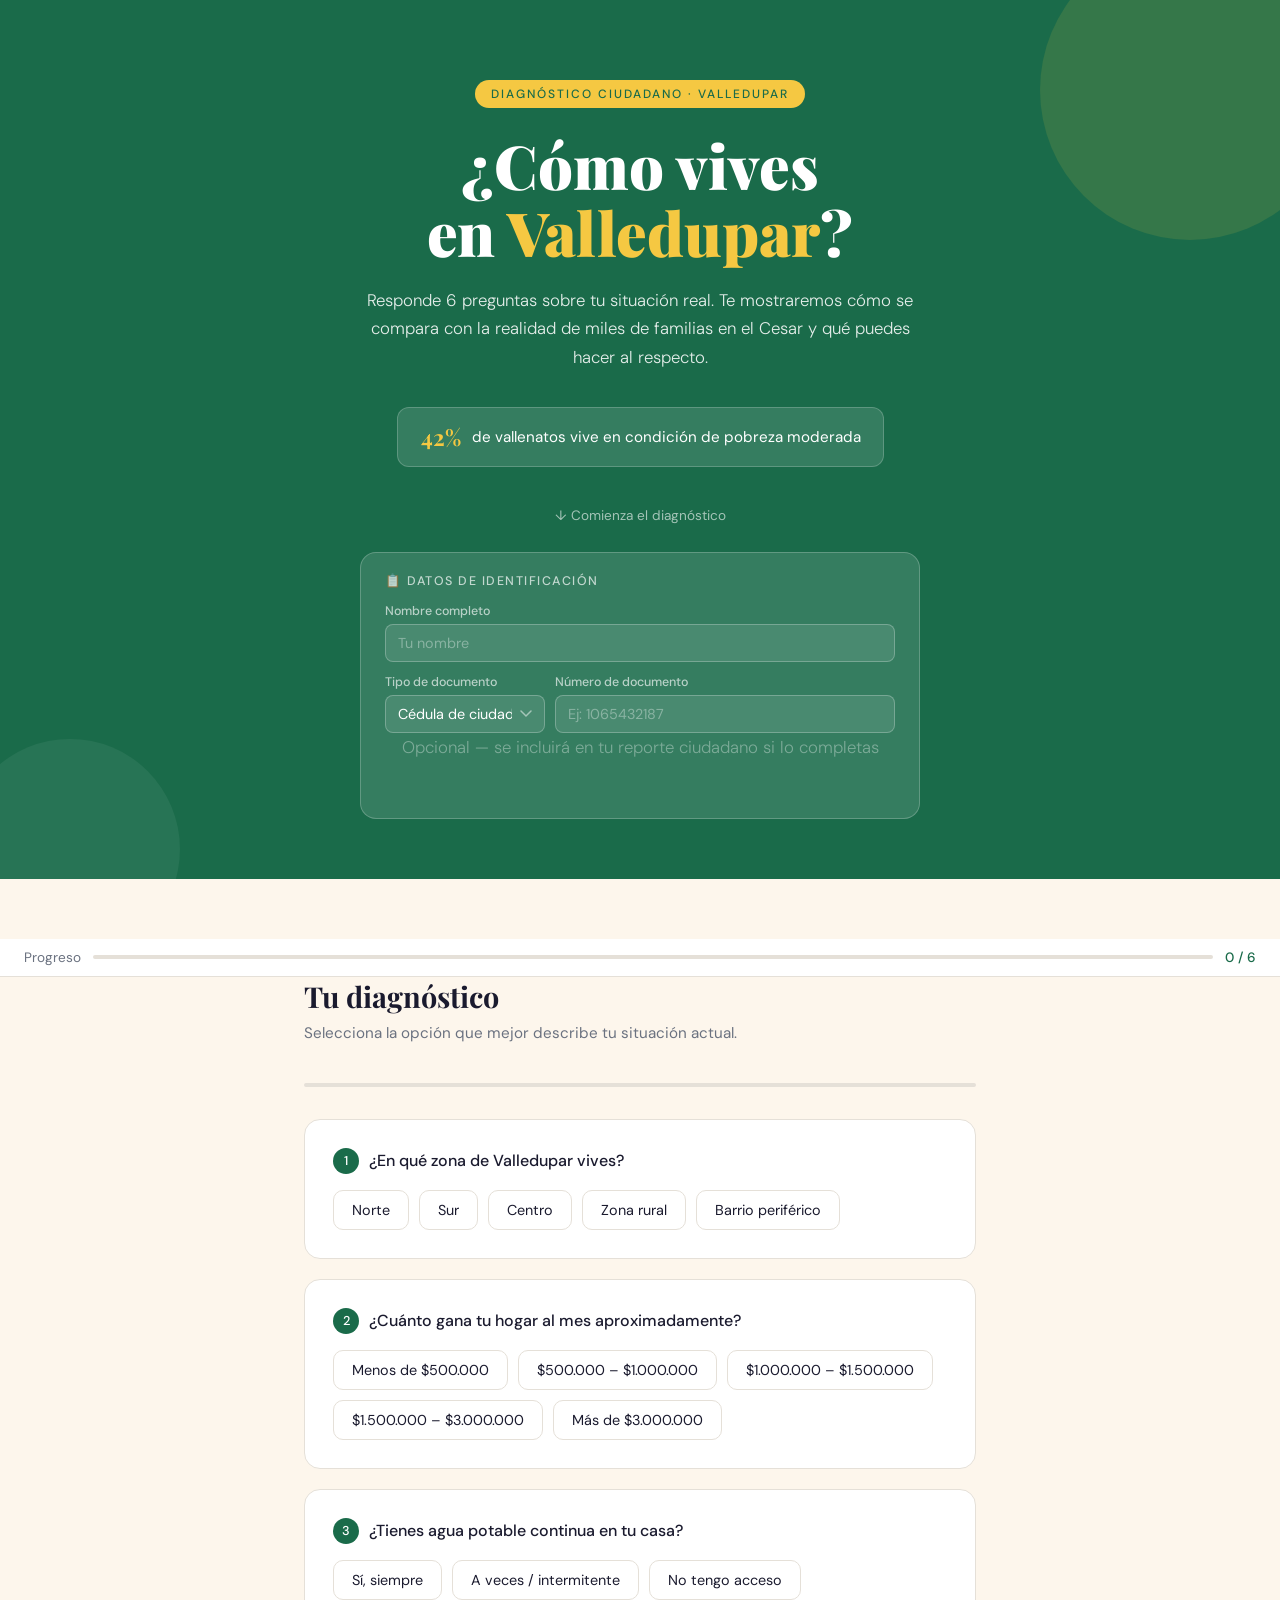
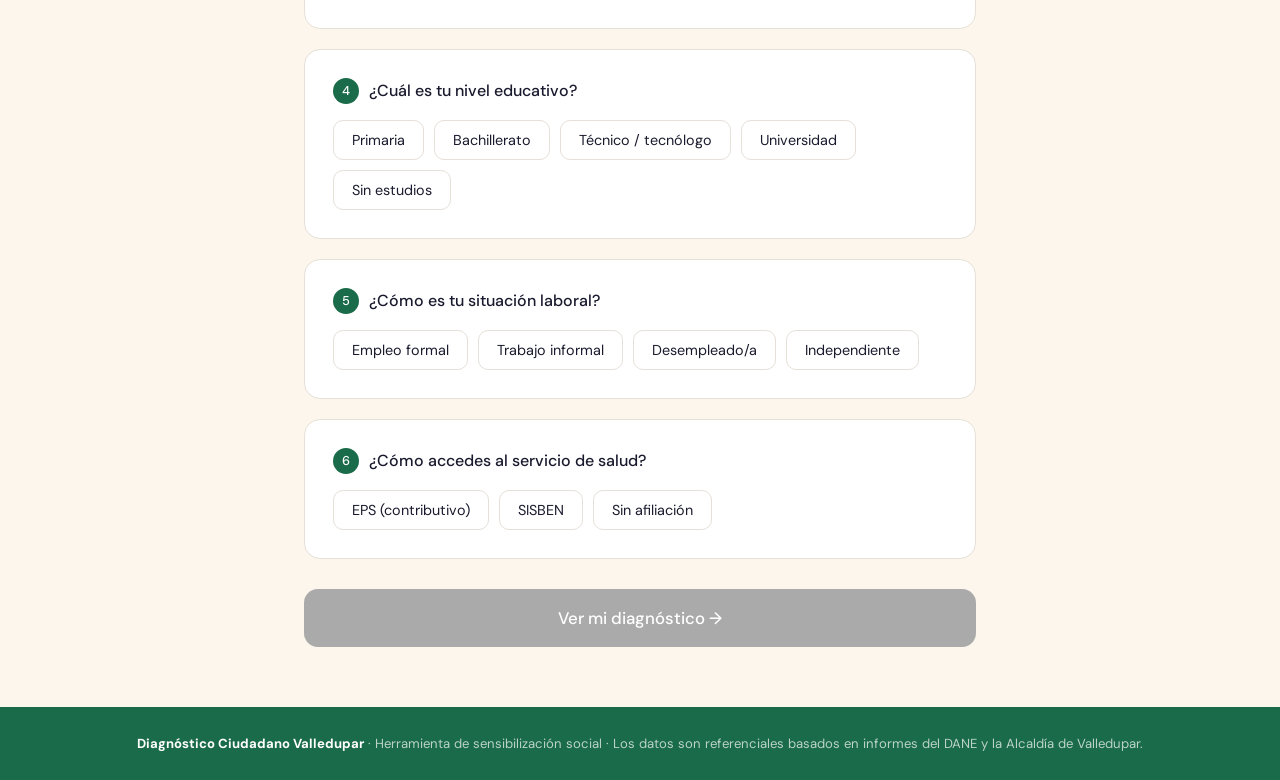
<file: valledupar/valledupar_diagnostico.html>
<!DOCTYPE html>
<html lang="es">
<head>
<meta charset="UTF-8">
<meta name="viewport" content="width=device-width, initial-scale=1.0">
<title>¿Cómo vives en Valledupar?</title>
<link href="https://fonts.googleapis.com/css2?family=Playfair+Display:wght@400;700;900&family=DM+Sans:wght@300;400;500&display=swap" rel="stylesheet">
<style>
  :root {
    --verde: #1a6b4a;
    --verde-claro: #2d9b6e;
    --amarillo: #f5c842;
    --rojo: #c0392b;
    --crema: #fdf6ec;
    --texto: #1a1a2e;
    --gris: #6b7280;
    --borde: #e5e0d8;
    --stat-bg: #eaf7f1;
    --stat-text: #1a6b4a;
  }

  * { box-sizing: border-box; margin: 0; padding: 0; }

  body {
    font-family: 'DM Sans', sans-serif;
    background: var(--crema);
    color: var(--texto);
    min-height: 100vh;
  }

  /* HERO */
  .hero {
    background: var(--verde);
    color: white;
    padding: 80px 24px 60px;
    text-align: center;
    position: relative;
    overflow: hidden;
  }

  .hero::before {
    content: '';
    position: absolute;
    top: -60px; right: -60px;
    width: 300px; height: 300px;
    border-radius: 50%;
    background: rgba(245,200,66,0.12);
  }

  .hero::after {
    content: '';
    position: absolute;
    bottom: -80px; left: -40px;
    width: 220px; height: 220px;
    border-radius: 50%;
    background: rgba(255,255,255,0.06);
  }

  .hero-tag {
    display: inline-block;
    background: var(--amarillo);
    color: var(--verde);
    font-size: 12px;
    font-weight: 500;
    letter-spacing: 2px;
    text-transform: uppercase;
    padding: 6px 16px;
    border-radius: 20px;
    margin-bottom: 24px;
  }

  .hero h1 {
    font-family: 'Playfair Display', serif;
    font-size: clamp(2rem, 6vw, 3.8rem);
    font-weight: 900;
    line-height: 1.1;
    margin-bottom: 20px;
  }

  .hero h1 span { color: var(--amarillo); }

  .hero p {
    font-size: 1.05rem;
    font-weight: 300;
    max-width: 560px;
    margin: 0 auto 36px;
    opacity: 0.88;
    line-height: 1.7;
  }

  .stat-hero {
    display: inline-flex;
    align-items: center;
    gap: 10px;
    background: rgba(255,255,255,0.12);
    border: 1px solid rgba(255,255,255,0.2);
    border-radius: 12px;
    padding: 14px 22px;
    font-size: 0.95rem;
  }

  .stat-hero strong { color: var(--amarillo); font-size: 1.4rem; font-family: 'Playfair Display', serif; }

  .scroll-hint {
    margin-top: 40px;
    opacity: 0.6;
    font-size: 0.85rem;
    animation: bounce 2s infinite;
  }

  @keyframes bounce {
    0%,100% { transform: translateY(0); }
    50% { transform: translateY(6px); }
  }

  /* CONTAINER */
  .container {
    max-width: 720px;
    margin: 0 auto;
    padding: 0 24px;
  }

  /* FORMULARIO */
  .form-section {
    padding: 60px 0;
  }

  .form-title {
    font-family: 'Playfair Display', serif;
    font-size: 1.8rem;
    font-weight: 700;
    margin-bottom: 8px;
  }

  .form-subtitle {
    color: var(--gris);
    margin-bottom: 40px;
    font-size: 0.95rem;
  }

  .pregunta-bloque {
    background: white;
    border: 1px solid var(--borde);
    border-radius: 16px;
    padding: 28px;
    margin-bottom: 20px;
    transition: box-shadow 0.2s;
  }

  .pregunta-bloque:focus-within {
    box-shadow: 0 4px 20px rgba(26,107,74,0.12);
    border-color: var(--verde-claro);
  }

  .pregunta-label {
    font-weight: 500;
    font-size: 1rem;
    margin-bottom: 16px;
    display: flex;
    align-items: center;
    gap: 10px;
  }

  .pregunta-num {
    background: var(--verde);
    color: white;
    width: 26px; height: 26px;
    border-radius: 50%;
    display: inline-flex;
    align-items: center;
    justify-content: center;
    font-size: 0.8rem;
    font-weight: 500;
    flex-shrink: 0;
  }

  .opciones {
    display: flex;
    flex-wrap: wrap;
    gap: 10px;
  }

  .opcion {
    border: 1.5px solid var(--borde);
    background: white;
    border-radius: 10px;
    padding: 10px 18px;
    font-size: 0.9rem;
    cursor: pointer;
    transition: all 0.15s;
    font-family: 'DM Sans', sans-serif;
    color: var(--texto);
  }

  .opcion:hover { border-color: var(--verde-claro); background: #f0faf5; }

  .opcion.seleccionada {
    background: var(--verde);
    border-color: var(--verde);
    color: white;
  }

  /* ESTADÍSTICA REACTIVA */
  .stat-reactiva {
    margin-top: 16px;
    background: var(--stat-bg);
    border-left: 3px solid var(--verde-claro);
    border-radius: 0 10px 10px 0;
    padding: 12px 16px;
    font-size: 0.875rem;
    color: var(--stat-text);
    display: none;
    animation: fadeIn 0.35s ease;
  }

  .stat-reactiva.visible { display: block; }

  .stat-reactiva strong { font-weight: 500; }

  @keyframes fadeIn {
    from { opacity: 0; transform: translateY(6px); }
    to { opacity: 1; transform: translateY(0); }
  }

  /* INPUT INGRESO */
  .input-ingreso {
    width: 100%;
    border: 1.5px solid var(--borde);
    border-radius: 10px;
    padding: 12px 16px;
    font-size: 0.95rem;
    font-family: 'DM Sans', sans-serif;
    color: var(--texto);
    outline: none;
    transition: border-color 0.15s;
  }

  .input-ingreso:focus { border-color: var(--verde-claro); }

  /* BOTÓN */
  .btn-diagnostico {
    width: 100%;
    background: var(--verde);
    color: white;
    border: none;
    border-radius: 14px;
    padding: 18px;
    font-size: 1.05rem;
    font-weight: 500;
    font-family: 'DM Sans', sans-serif;
    cursor: pointer;
    transition: background 0.2s, transform 0.1s;
    margin-top: 10px;
  }

  .btn-diagnostico:hover { background: var(--verde-claro); }
  .btn-diagnostico:active { transform: scale(0.99); }
  .btn-diagnostico:disabled { background: #aaa; cursor: not-allowed; }

  /* RESULTADO */
  #resultado {
    display: none;
    animation: fadeIn 0.5s ease;
  }

  .resultado-card {
    background: white;
    border-radius: 20px;
    border: 1px solid var(--borde);
    overflow: hidden;
    margin-bottom: 24px;
  }

  .resultado-header {
    padding: 28px 28px 20px;
    border-bottom: 1px solid var(--borde);
  }

  .perfil-badge {
    display: inline-block;
    padding: 6px 16px;
    border-radius: 20px;
    font-size: 0.8rem;
    font-weight: 500;
    margin-bottom: 14px;
  }

  .perfil-estable .perfil-badge { background: #e8f5e9; color: #2e7d32; }
  .perfil-medio .perfil-badge { background: #fff8e1; color: #f57f17; }
  .perfil-vulnerable .perfil-badge { background: #fce4ec; color: #c62828; }

  .resultado-header h2 {
    font-family: 'Playfair Display', serif;
    font-size: 1.5rem;
    font-weight: 700;
    margin-bottom: 10px;
  }

  .resultado-header p {
    color: var(--gris);
    font-size: 0.95rem;
    line-height: 1.6;
  }

  .resultado-body { padding: 24px 28px; }

  .recomendaciones h3 {
    font-weight: 500;
    font-size: 0.9rem;
    text-transform: uppercase;
    letter-spacing: 1px;
    color: var(--gris);
    margin-bottom: 14px;
  }

  .recomendacion-item {
    display: flex;
    gap: 12px;
    align-items: flex-start;
    margin-bottom: 12px;
    font-size: 0.9rem;
    line-height: 1.5;
  }

  .recomendacion-item::before {
    content: '→';
    color: var(--verde-claro);
    font-weight: 700;
    flex-shrink: 0;
    margin-top: 1px;
  }

  /* ENVÍO AUTOMÁTICO */
  .envio-card {
    background: #eaf7f1;
    border: 1.5px solid var(--verde-claro);
    border-radius: 16px;
    padding: 24px 28px;
    margin-bottom: 20px;
  }

  .envio-card .check-icon {
    font-size: 1.4rem;
    margin-bottom: 10px;
  }

  .envio-card h3 {
    font-weight: 500;
    font-size: 1rem;
    margin-bottom: 6px;
    color: var(--verde);
  }

  .envio-card p {
    font-size: 0.88rem;
    color: #2d5a47;
    line-height: 1.6;
  }

  .radicado {
    display: inline-block;
    background: var(--verde);
    color: white;
    font-size: 0.8rem;
    padding: 4px 12px;
    border-radius: 6px;
    margin-top: 10px;
    font-family: monospace;
    letter-spacing: 1px;
  }

  .ley-nota {
    font-size: 0.78rem;
    color: var(--gris);
    margin-top: 8px;
  }

  /* MENSAJE ADICIONAL */
  .adicional-card {
    background: white;
    border: 1px solid var(--borde);
    border-radius: 16px;
    padding: 24px 28px;
    margin-bottom: 40px;
  }

  .adicional-card h3 {
    font-weight: 500;
    font-size: 1rem;
    margin-bottom: 6px;
  }

  .adicional-card .hint {
    font-size: 0.85rem;
    color: var(--gris);
    margin-bottom: 14px;
    line-height: 1.5;
  }

  .textarea-adicional {
    width: 100%;
    border: 1.5px solid var(--borde);
    border-radius: 10px;
    padding: 12px 16px;
    font-size: 0.9rem;
    font-family: 'DM Sans', sans-serif;
    color: var(--texto);
    resize: vertical;
    min-height: 100px;
    outline: none;
    transition: border-color 0.15s;
  }

  .textarea-adicional:focus { border-color: var(--verde-claro); }

  .btn-adicional {
    margin-top: 12px;
    background: transparent;
    border: 1.5px solid var(--verde);
    color: var(--verde);
    border-radius: 10px;
    padding: 11px 22px;
    font-size: 0.9rem;
    font-weight: 500;
    font-family: 'DM Sans', sans-serif;
    cursor: pointer;
    transition: all 0.15s;
  }

  .btn-adicional:hover { background: var(--verde); color: white; }

  .confirmacion-adicional {
    display: none;
    margin-top: 12px;
    font-size: 0.88rem;
    color: var(--verde);
    font-weight: 500;
    animation: fadeIn 0.3s ease;
  }

  /* FOOTER */
  footer {
    background: var(--verde);
    color: rgba(255,255,255,0.7);
    text-align: center;
    padding: 28px 24px;
    font-size: 0.82rem;
  }

  footer strong { color: white; }

  /* PROGRESO */
  .progreso-barra {
    height: 4px;
    background: var(--borde);
    border-radius: 2px;
    margin-bottom: 32px;
    overflow: hidden;
  }

  .progreso-fill {
    height: 100%;
    background: var(--verde-claro);
    border-radius: 2px;
    width: 0%;
    transition: width 0.4s ease;
  }

  /* SHARE / COPY LINK */
  .share-section {
    background: var(--verde);
    padding: 40px 24px;
    text-align: center;
  }
  .share-section h3 {
    color: white;
    font-family: 'Playfair Display', serif;
    font-size: 1.4rem;
    margin-bottom: 10px;
  }
  .share-section p {
    color: rgba(255,255,255,0.75);
    font-size: 0.9rem;
    margin-bottom: 20px;
  }
  .btn-share {
    background: var(--amarillo);
    color: var(--verde);
    border: none;
    border-radius: 10px;
    padding: 14px 32px;
    font-size: 1rem;
    font-weight: 600;
    font-family: 'DM Sans', sans-serif;
    cursor: pointer;
    transition: opacity 0.2s;
    margin: 0 8px;
  }
  .btn-share:hover { opacity: 0.88; }
  .copy-confirm {
    display: none;
    color: var(--amarillo);
    font-size: 0.9rem;
    margin-top: 12px;
    animation: fadeIn 0.3s ease;
  }

  /* COUNTER ANIMATION */
  .stat-hero strong {
    display: inline-block;
    min-width: 3ch;
  }
  
  /* STICKY PROGRESS */
  .sticky-bar {
    position: sticky;
    top: 0;
    z-index: 100;
    background: white;
    border-bottom: 1px solid var(--borde);
    padding: 10px 24px;
    display: flex;
    align-items: center;
    gap: 12px;
    font-size: 0.85rem;
    color: var(--gris);
  }
  .sticky-bar .progreso-barra {
    flex: 1;
    margin: 0;
  }
  .sticky-count {
    white-space: nowrap;
    font-weight: 500;
    color: var(--verde);
  }

  /* IDENTIFICACIÓN */
  .id-card {
    background: rgba(255,255,255,0.12);
    border: 1px solid rgba(255,255,255,0.22);
    border-radius: 16px;
    padding: 20px 24px;
    max-width: 560px;
    margin: 28px auto 0;
    text-align: left;
  }
  .id-card-title {
    color: rgba(255,255,255,0.7);
    font-size: 0.78rem;
    font-weight: 500;
    letter-spacing: 1.5px;
    text-transform: uppercase;
    margin-bottom: 14px;
  }
  .id-row {
    display: flex;
    gap: 12px;
    flex-wrap: wrap;
  }
  .id-field {
    flex: 1;
    min-width: 140px;
  }
  .id-field label {
    display: block;
    color: rgba(255,255,255,0.65);
    font-size: 0.78rem;
    margin-bottom: 5px;
    font-weight: 500;
  }
  .id-input {
    width: 100%;
    background: rgba(255,255,255,0.1);
    border: 1px solid rgba(255,255,255,0.25);
    border-radius: 8px;
    padding: 9px 12px;
    font-size: 0.9rem;
    font-family: 'DM Sans', sans-serif;
    color: white;
    outline: none;
    transition: border-color 0.15s;
  }
  .id-input::placeholder { color: rgba(255,255,255,0.35); }
  .id-input:focus { border-color: var(--amarillo); }
  .id-select {
    width: 100%;
    background: rgba(255,255,255,0.1);
    border: 1px solid rgba(255,255,255,0.25);
    border-radius: 8px;
    padding: 9px 12px;
    font-size: 0.9rem;
    font-family: 'DM Sans', sans-serif;
    color: white;
    outline: none;
    cursor: pointer;
    appearance: none;
    -webkit-appearance: none;
    background-image: url("data:image/svg+xml,%3Csvg xmlns='http://www.w3.org/2000/svg' width='12' height='8' viewBox='0 0 12 8'%3E%3Cpath d='M1 1l5 5 5-5' stroke='rgba(255,255,255,0.5)' stroke-width='1.5' fill='none' stroke-linecap='round'/%3E%3C/svg%3E");
    background-repeat: no-repeat;
    background-position: right 12px center;
    padding-right: 32px;
  }
  .id-select option { background: #1a6b4a; color: white; }
  .id-select:focus { border-color: var(--amarillo); }
  .id-doc-row {
    display: flex;
    gap: 10px;
    margin-top: 12px;
    flex-wrap: wrap;
  }
  .id-doc-row .id-field:first-child { flex: 0 0 160px; }
  .id-doc-row .id-field:last-child { flex: 1; }
  .id-optional {
    color: rgba(255,255,255,0.4);
    font-size: 0.75rem;
    margin-top: 10px;
    text-align: center;
  }
</style>
</head>
<body>

<!-- HERO -->
<div class="hero">
  <div class="hero-tag">Diagnóstico ciudadano · Valledupar</div>
  <h1>¿Cómo vives<br>en <span>Valledupar</span>?</h1>
  <p>Responde 6 preguntas sobre tu situación real. Te mostraremos cómo se compara con la realidad de miles de familias en el Cesar y qué puedes hacer al respecto.</p>
  <div class="stat-hero">
    <strong>42%</strong>
    <span>de vallenatos vive en condición de pobreza moderada</span>
  </div>
  <div class="scroll-hint">↓ Comienza el diagnóstico</div>
  <div class="id-card">
    <div class="id-card-title">📋 Datos de identificación</div>
    <div class="id-row">
      <div class="id-field">
        <label for="id-nombre">Nombre completo</label>
        <input type="text" class="id-input" id="id-nombre" placeholder="Tu nombre">
      </div>
    </div>
    <div class="id-doc-row">
      <div class="id-field">
        <label for="id-tipo">Tipo de documento</label>
        <select class="id-select" id="id-tipo">
          <option value="cc">Cédula de ciudadanía (CC)</option>
          <option value="ti">Tarjeta de identidad (TI)</option>
          <option value="ce">Cédula de extranjería (CE)</option>
          <option value="pasaporte">Pasaporte</option>
          <option value="otro">Otro</option>
        </select>
      </div>
      <div class="id-field">
        <label for="id-numero">Número de documento</label>
        <input type="text" class="id-input" id="id-numero" placeholder="Ej: 1065432187" inputmode="numeric">
      </div>
    </div>
    <p class="id-optional">Opcional — se incluirá en tu reporte ciudadano si lo completas</p>
  </div>
</div>

<!-- FORMULARIO -->
<div class="form-section">
    <div class="sticky-bar">
      <span>Progreso</span>
      <div class="progreso-barra"><div class="progreso-fill" id="progreso2"></div></div>
      <span class="sticky-count" id="sticky-count">0 / 6</span>
    </div>

  <div class="container">
    <h2 class="form-title">Tu diagnóstico</h2>
    <p class="form-subtitle">Selecciona la opción que mejor describe tu situación actual.</p>

    <div class="progreso-barra"><div class="progreso-fill" id="progreso"></div></div>

    <!-- P1 -->
    <div class="pregunta-bloque">
      <div class="pregunta-label">
        <span class="pregunta-num">1</span>
        ¿En qué zona de Valledupar vives?
      </div>
      <div class="opciones" data-grupo="zona">
        <button class="opcion" data-val="norte">Norte</button>
        <button class="opcion" data-val="sur">Sur</button>
        <button class="opcion" data-val="centro">Centro</button>
        <button class="opcion" data-val="rural">Zona rural</button>
        <button class="opcion" data-val="periferia">Barrio periférico</button>
      </div>
      <div class="stat-reactiva" id="stat-zona"></div>
    </div>

    <!-- P2 -->
    <div class="pregunta-bloque">
      <div class="pregunta-label">
        <span class="pregunta-num">2</span>
        ¿Cuánto gana tu hogar al mes aproximadamente?
      </div>
      <div class="opciones" data-grupo="ingreso">
        <button class="opcion" data-val="menos500">Menos de $500.000</button>
        <button class="opcion" data-val="500a1m">$500.000 – $1.000.000</button>
        <button class="opcion" data-val="1ma1500">$1.000.000 – $1.500.000</button>
        <button class="opcion" data-val="1500a3m">$1.500.000 – $3.000.000</button>
        <button class="opcion" data-val="mas3m">Más de $3.000.000</button>
      </div>
      <div class="stat-reactiva" id="stat-ingreso"></div>
    </div>

    <!-- P3 -->
    <div class="pregunta-bloque">
      <div class="pregunta-label">
        <span class="pregunta-num">3</span>
        ¿Tienes agua potable continua en tu casa?
      </div>
      <div class="opciones" data-grupo="agua">
        <button class="opcion" data-val="si">Sí, siempre</button>
        <button class="opcion" data-val="intermitente">A veces / intermitente</button>
        <button class="opcion" data-val="no">No tengo acceso</button>
      </div>
      <div class="stat-reactiva" id="stat-agua"></div>
    </div>

    <!-- P4 -->
    <div class="pregunta-bloque">
      <div class="pregunta-label">
        <span class="pregunta-num">4</span>
        ¿Cuál es tu nivel educativo?
      </div>
      <div class="opciones" data-grupo="educacion">
        <button class="opcion" data-val="primaria">Primaria</button>
        <button class="opcion" data-val="bachillerato">Bachillerato</button>
        <button class="opcion" data-val="tecnico">Técnico / tecnólogo</button>
        <button class="opcion" data-val="universidad">Universidad</button>
        <button class="opcion" data-val="ninguno">Sin estudios</button>
      </div>
      <div class="stat-reactiva" id="stat-educacion"></div>
    </div>

    <!-- P5 -->
    <div class="pregunta-bloque">
      <div class="pregunta-label">
        <span class="pregunta-num">5</span>
        ¿Cómo es tu situación laboral?
      </div>
      <div class="opciones" data-grupo="trabajo">
        <button class="opcion" data-val="formal">Empleo formal</button>
        <button class="opcion" data-val="informal">Trabajo informal</button>
        <button class="opcion" data-val="desempleo">Desempleado/a</button>
        <button class="opcion" data-val="independiente">Independiente</button>
      </div>
      <div class="stat-reactiva" id="stat-trabajo"></div>
    </div>

    <!-- P6 -->
    <div class="pregunta-bloque">
      <div class="pregunta-label">
        <span class="pregunta-num">6</span>
        ¿Cómo accedes al servicio de salud?
      </div>
      <div class="opciones" data-grupo="salud">
        <button class="opcion" data-val="eps">EPS (contributivo)</button>
        <button class="opcion" data-val="sisben">SISBEN</button>
        <button class="opcion" data-val="ninguna">Sin afiliación</button>
      </div>
      <div class="stat-reactiva" id="stat-salud"></div>
    </div>

    <button class="btn-diagnostico" id="btn-diagnostico" disabled onclick="mostrarResultado()">
      Ver mi diagnóstico →
    </button>
  </div>
</div>

<!-- RESULTADO -->
<div id="resultado">
  <div style="background: #f7f3ee; padding: 60px 0;">
    <div class="container">

      <div class="resultado-card" id="resultado-card">
        <div class="resultado-header" id="resultado-header"></div>
        <div class="resultado-body" id="resultado-body"></div>
      </div>

      <!-- ENVÍO AUTOMÁTICO -->
      <div class="envio-card" id="envio-card"></div>

      <!-- MENSAJE ADICIONAL -->
      <div class="adicional-card">
        <h3>¿Quieres añadir algo adicional a tu reporte?</h3>
        <p class="hint" id="hint-adicional"></p>
        <textarea class="textarea-adicional" id="texto-adicional" placeholder="Escribe aquí..."></textarea>
        <br>
        <button class="btn-adicional" onclick="enviarAdicional()">Adjuntar al reporte</button>
        <div class="confirmacion-adicional" id="confirmacion-adicional"></div>
      </div>

    </div>
  </div>
</div>


<!-- SHARE -->
<div class="share-section" id="share-section" style="display:none">
  <h3>¿Conoces a alguien que debería hacer este diagnóstico?</h3>
  <p>Comparte este enlace — cada diagnóstico enviado es una señal más a las instituciones.</p>
  <button class="btn-share" onclick="copiarLink()">📋 Copiar enlace</button>
  <div class="copy-confirm" id="copy-confirm">✅ ¡Enlace copiado al portapapeles!</div>
</div>
<footer>
  <strong>Diagnóstico Ciudadano Valledupar</strong> · Herramienta de sensibilización social · Los datos son referenciales basados en informes del DANE y la Alcaldía de Valledupar.
</footer>

<script>
  const respuestas = { zona: null, ingreso: null, agua: null, educacion: null, trabajo: null, salud: null };
  let radicadoGenerado = '';

  // Estadísticas reactivas
  const stats = {
    zona: {
      norte: '📊 El norte de Valledupar concentra mayor acceso a servicios públicos y empleo formal.',
      sur: '📊 El 60% de la pobreza en Valledupar se concentra en el sur y zonas rurales del municipio.',
      centro: '📊 El centro histórico tiene mayor cobertura de servicios, pero alta informalidad comercial.',
      rural: '📊 En zonas rurales del Cesar, el 77% de la pobreza extrema tiene acceso limitado a servicios básicos.',
      periferia: '📊 Los barrios periféricos de Valledupar tienen un 38% menos de cobertura en servicios básicos que el centro.'
    },
    ingreso: {
      menos500: '📊 Con menos de $500.000 estás por debajo del 82% de hogares en Valledupar. La línea de pobreza extrema está en $145.004 por persona al mes (DANE 2023).',
      '500a1m': '📊 Con este ingreso estás en el 35% de hogares con menores ingresos del municipio. El ingreso promedio en Valledupar es de $1.2M mensual.',
      '1ma1500': '📊 Estás cerca del ingreso promedio en Valledupar ($1.2M mensual). El salario mínimo colombiano en 2024 es $1.300.000.',
      '1500a3m': '📊 Con este ingreso estás por encima del 75% de los hogares vallenatos. Aun así, el costo de vida en Valledupar sube ~6% anual.',
      mas3m: '📊 Estás en el 10% de hogares de mayores ingresos de la ciudad. Solo el 37% de la población ocupada en Valledupar tiene empleo formal con todas las prestaciones.'
    },
        agua: {
      si: '📊 Solo el 62% de hogares en Valledupar tiene acceso continuo y garantizado al agua potable.',
      intermitente: '📊 El 38% de barrios periféricos reporta acceso intermitente al agua, especialmente en época seca.',
      no: '📊 Aproximadamente 18.000 familias en el Cesar no tienen acceso regular a agua potable en sus hogares.'
    },
    educacion: {
      primaria: '📊 La tasa de deserción escolar en el Cesar es del 8.4%, una de las más altas del país.',
      bachillerato: '📊 Solo el 47% de adultos en zonas rurales del Cesar completó el bachillerato.',
      tecnico: '📊 La formación técnica reduce el riesgo de informalidad laboral en un 34% según el SENA.',
      universidad: '📊 Solo el 18% de jóvenes del Cesar accede a educación universitaria.',
      ninguno: '📊 El 12% de adultos mayores de 25 años en el Cesar no completó ningún nivel educativo formal.'
    },
    trabajo: {
      formal: '📊 Solo el 37% de la población ocupada en Valledupar tiene empleo formal con todas las prestaciones.',
      informal: '📊 El 63% de la población ocupada en Valledupar trabaja en la informalidad sin seguridad social.',
      desempleo: '📊 La tasa de desempleo en Valledupar fue del 14.2% en 2023, por encima del promedio nacional.',
      independiente: '📊 El 41% de independientes en el Cesar no cotiza a pensión ni seguridad social.'
    },
    salud: {
      eps: '📊 El 42% de afiliados a EPS en Valledupar reporta dificultades para acceder a citas especializadas.',
      sisben: '📊 El 58% de vallenatos depende del SISBEN para atención médica básica.',
      ninguna: '📊 Aproximadamente 4 millones de colombianos no tienen ningún tipo de afiliación al sistema de salud.'
    }
  };

  // Opciones clicables
  document.querySelectorAll('.opciones').forEach(grupo => {
    grupo.querySelectorAll('.opcion').forEach(btn => {
      btn.addEventListener('click', () => {
        grupo.querySelectorAll('.opcion').forEach(b => b.classList.remove('seleccionada'));
        btn.classList.add('seleccionada');
        const nombreGrupo = grupo.dataset.grupo;
        respuestas[nombreGrupo] = btn.dataset.val;
        const statEl = document.getElementById('stat-' + nombreGrupo);
        statEl.textContent = stats[nombreGrupo][btn.dataset.val] || '';
        statEl.classList.add('visible');
        actualizarProgreso();
      });
    });
  });

  // Ingreso ahora manejado por .opciones data-grupo='ingreso'

  

  function calcularPerfil() {
    let puntos = 0;
    if (['sur', 'rural', 'periferia'].includes(respuestas.zona)) puntos += 2;
    if (['menos500','500a1m'].includes(respuestas.ingreso)) puntos += 2;
    else if (respuestas.ingreso === '1ma1500') puntos += 1;
    if (respuestas.agua === 'no') puntos += 2;
    else if (respuestas.agua === 'intermitente') puntos += 1;
    if (['ninguno', 'primaria'].includes(respuestas.educacion)) puntos += 2;
    if (respuestas.trabajo === 'desempleo') puntos += 2;
    else if (respuestas.trabajo === 'informal') puntos += 1;
    if (respuestas.salud === 'ninguna') puntos += 2;
    else if (respuestas.salud === 'sisben') puntos += 1;
    if (puntos >= 7) return 'vulnerable';
    if (puntos >= 3) return 'medio';
    return 'estable';
  }

  function determinarOrganismo() {
    if (respuestas.salud === 'ninguna') return { nombre: 'Secretaría de Salud del Cesar', asunto: 'población sin cobertura médica adecuada' };
    if (respuestas.trabajo === 'desempleo' || respuestas.trabajo === 'informal') return { nombre: 'SENA Regional Cesar', asunto: 'necesidad de formación y acceso a empleo formal' };
    if (respuestas.agua === 'no' || respuestas.agua === 'intermitente') return { nombre: 'Alcaldía de Valledupar — Secretaría de Planeación', asunto: 'condiciones de infraestructura deficiente' };
    if (['ninguno', 'primaria'].includes(respuestas.educacion)) return { nombre: 'Secretaría de Educación del Cesar', asunto: 'acceso limitado a educación' };
    return { nombre: 'Alcaldía de Valledupar', asunto: 'reporte de percepción ciudadana sobre desigualdad' };
  }

  function generarRadicado() {
    const num = Math.floor(10000 + Math.random() * 89999);
    return 'VP-2025-' + num;
  }

  const perfiles = {
    estable: {
      badge: '✦ Perfil estable',
      titulo: 'Tu situación está por encima del promedio',
      mensaje: 'Tus condiciones básicas están cubiertas, pero vivir en una ciudad desigual te afecta aunque no lo notes directamente: inseguridad, infraestructura deficiente y falta de oportunidades para otros son problemas colectivos que impactan la calidad de vida de todos.',
      recomendaciones: [
        'Participa en juntas de acción comunal de tu barrio o localidad.',
        'Exige rendición de cuentas públicas a la alcaldía local.',
        'Apoya iniciativas de empleo en zonas vulnerables de la ciudad.',
        'Infórmate sobre el presupuesto participativo del municipio.'
      ]
    },
    medio: {
      badge: '◈ Perfil medio-vulnerable',
      titulo: 'Estás donde está la mayoría de vallenatos',
      mensaje: 'Tu situación es la de la franja media de Valledupar — en el límite. Un cambio en el empleo, la salud o la economía puede hacerlo crítico. Hay programas disponibles que pueden fortalecer tu estabilidad.',
      recomendaciones: [
        'Consulta si calificas para Jóvenes en Acción o Colombia Mayor.',
        'El SENA Regional Cesar ofrece cursos gratuitos y bolsa de empleo.',
        'Verifica tu elegibilidad para subsidios de vivienda con Mi Casa Ya.',
        'Revisa si tienes derechos pensionales no reclamados en Colpensiones.'
      ]
    },
    vulnerable: {
      badge: '⚠ Perfil en vulnerabilidad',
      titulo: 'Tu situación es la de miles de familias',
      mensaje: 'Lo que vives no es una falla personal — es el resultado de décadas de desigualdad estructural en el Cesar. Existen rutas de atención reales en la ciudad a las que tienes derecho.',
      recomendaciones: [
        'Si no estás en el SISBEN, dirígete a la Alcaldía de Valledupar para la encuesta de clasificación.',
        'Familias en Acción ofrece subsidios directos para hogares con niños en edad escolar.',
        'Si hay desplazamiento en tu historia familiar, la Unidad para las Víctimas tiene derecho a reparación.',
        'El ICBF Valledupar atiende prioritariamente menores y madres cabeza de hogar.'
      ]
    }
  };

  const hintsAdicionales = {
    salud: 'Por ejemplo: si tienes alguna condición médica sin atender, si hay menores o adultos mayores en tu hogar sin afiliación, o si ya intentaste afiliarte y tuviste problemas.',
    trabajo: 'Por ejemplo: en qué área te gustaría capacitarte, cuánto tiempo llevas sin empleo formal, o si tienes personas a cargo.',
    agua: 'Por ejemplo: el nombre de tu barrio, hace cuánto tiempo llevas sin agua continua, o si hay más familias en tu sector afectadas.',
    educacion: 'Por ejemplo: la razón por la que dejaste de estudiar, si hay niños en tu hogar fuera del colegio, o si vives lejos de una institución educativa.',
    default: 'Por ejemplo: problemáticas que observas en tu barrio, sugerencias para la ciudad, o cualquier detalle que consideres importante para tu reporte.'
  };

  function mostrarResultado() {
    const perfil = calcularPerfil();
    const organismo = determinarOrganismo();
    radicadoGenerado = generarRadicado();
    const data = perfiles[perfil];

    // Header resultado
    const header = document.getElementById('resultado-header');
    header.innerHTML = `
      <div class="perfil-${perfil}">
        <span class="perfil-badge">${data.badge}</span>
        <h2>${data.titulo}</h2>
        <p>${data.mensaje}</p>
      </div>
    `;

    // Body resultado
    const body = document.getElementById('resultado-body');
    body.innerHTML = `
      <div class="recomendaciones">
        <h3>Rutas de apoyo recomendadas</h3>
        ${data.recomendaciones.map(r => `<div class="recomendacion-item">${r}</div>`).join('')}
      </div>
    `;

    // Envío automático
    const envio = document.getElementById('envio-card');
    const idNombre = document.getElementById('id-nombre').value.trim();
    const idTipo = document.getElementById('id-tipo');
    const idTipoLabel = idTipo.options[idTipo.selectedIndex].text;
    const idNumero = document.getElementById('id-numero').value.trim();
    const idLine = idNombre ? `<p style="font-size:0.85rem;color:#6b7280;margin-top:8px;">Reportado por: <strong>${idNombre}</strong>${idNumero ? ` · ${idTipoLabel}: ${idNumero}` : ''}</p>` : '';
    envio.innerHTML = `
      <div class="check-icon">✅</div>
      <h3>Tu diagnóstico fue enviado automáticamente</h3>
      <p>Tu reporte fue enviado a la <strong>${organismo.nombre}</strong> como alerta de <strong>${organismo.asunto}</strong> en Valledupar.</p>
      <span class="radicado">${radicadoGenerado}</span>
      ${idLine}
      <p class="ley-nota">Los organismos tienen 15 días hábiles para gestionar según la Ley 1755 de 2015 — Derecho de Petición.</p>
    `;

    // Hint adicional
    let hintKey = 'default';
    if (respuestas.salud === 'ninguna') hintKey = 'salud';
    else if (respuestas.trabajo === 'desempleo' || respuestas.trabajo === 'informal') hintKey = 'trabajo';
    else if (respuestas.agua !== 'si') hintKey = 'agua';
    else if (['ninguno', 'primaria'].includes(respuestas.educacion)) hintKey = 'educacion';
    document.getElementById('hint-adicional').textContent = hintsAdicionales[hintKey];

    // Mostrar resultado
    document.getElementById('resultado').style.display = 'block';
    document.getElementById('resultado').scrollIntoView({ behavior: 'smooth', block: 'start' });
    document.getElementById('share-section').style.display = 'block';
  }

  function enviarAdicional() {
    const texto = document.getElementById('texto-adicional').value.trim();
    if (!texto) return;
    const conf = document.getElementById('confirmacion-adicional');
    conf.textContent = `✅ Tu mensaje adicional fue adjuntado al radicado ${radicadoGenerado}.`;
    conf.style.display = 'block';
    document.getElementById('texto-adicional').disabled = true;
    document.querySelector('.btn-adicional').disabled = true;
  }

  function actualizarProgreso() {
    const total = Object.values(respuestas).filter(v => v !== null && v !== '').length;
    const pct = (total / 6 * 100) + '%';
    document.getElementById('progreso').style.width = pct;
    document.getElementById('progreso2').style.width = pct;
    document.getElementById('sticky-count').textContent = total + ' / 6';
    const completo = respuestas.zona && respuestas.ingreso && respuestas.agua &&
      respuestas.educacion && respuestas.trabajo && respuestas.salud;
    document.getElementById('btn-diagnostico').disabled = !completo;
  }

  function copiarLink() {
    const url = window.location.href;
    navigator.clipboard.writeText(url).then(() => {
      const c = document.getElementById('copy-confirm');
      c.style.display = 'block';
      setTimeout(() => { c.style.display = 'none'; }, 3000);
    });
  }

</script>
</body>
</html>
</file>
